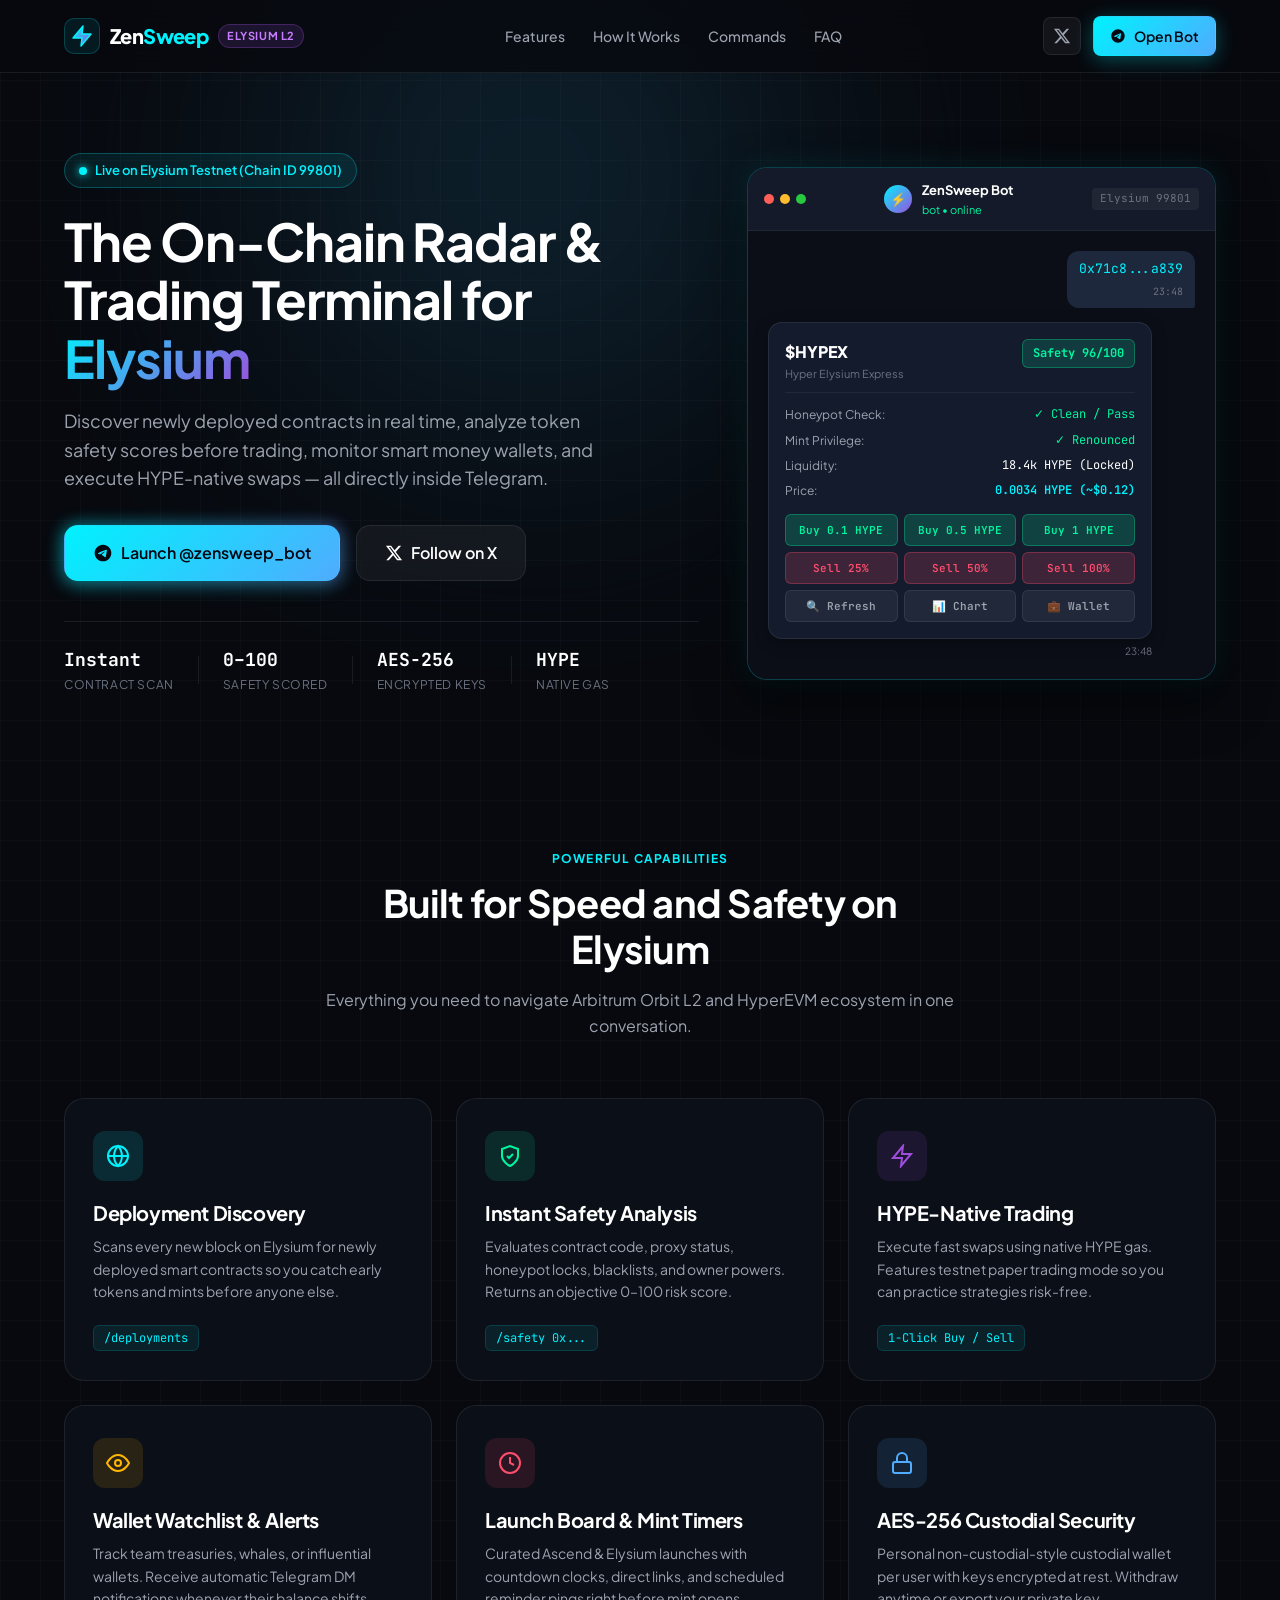
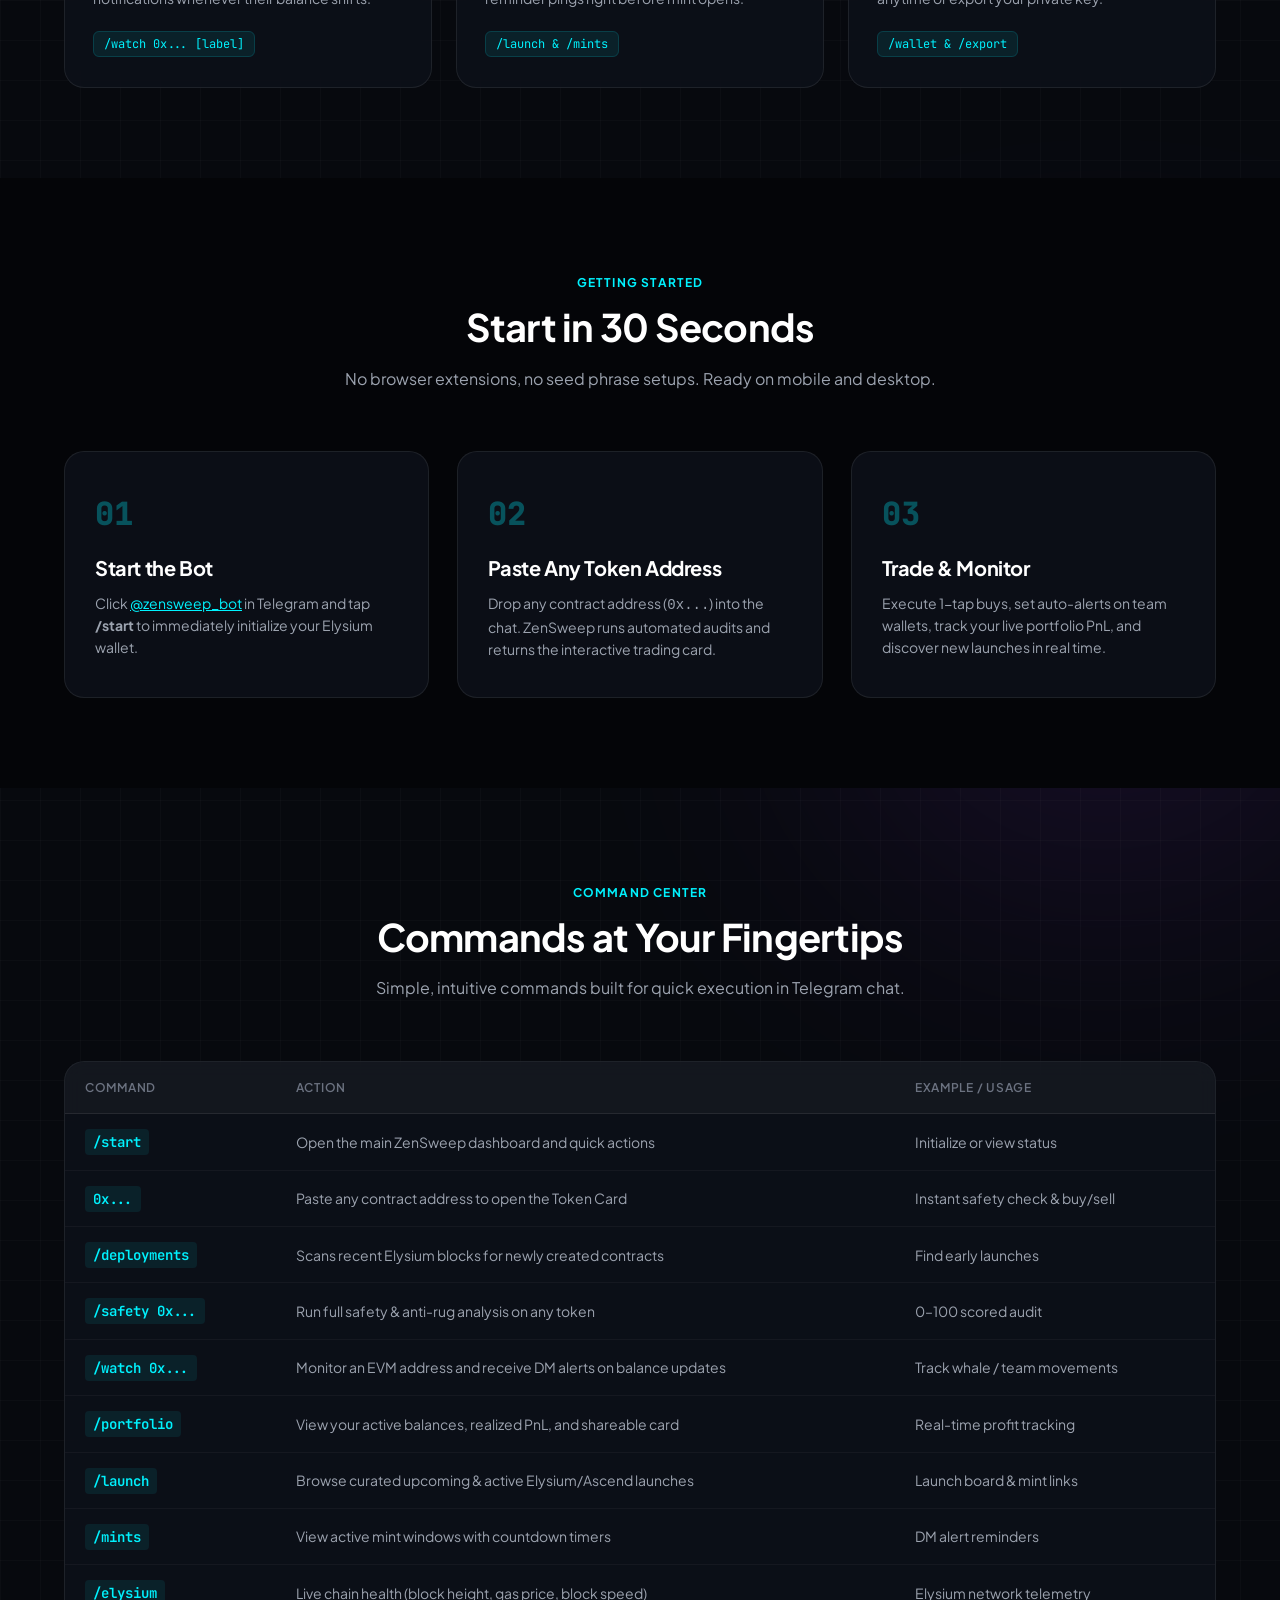
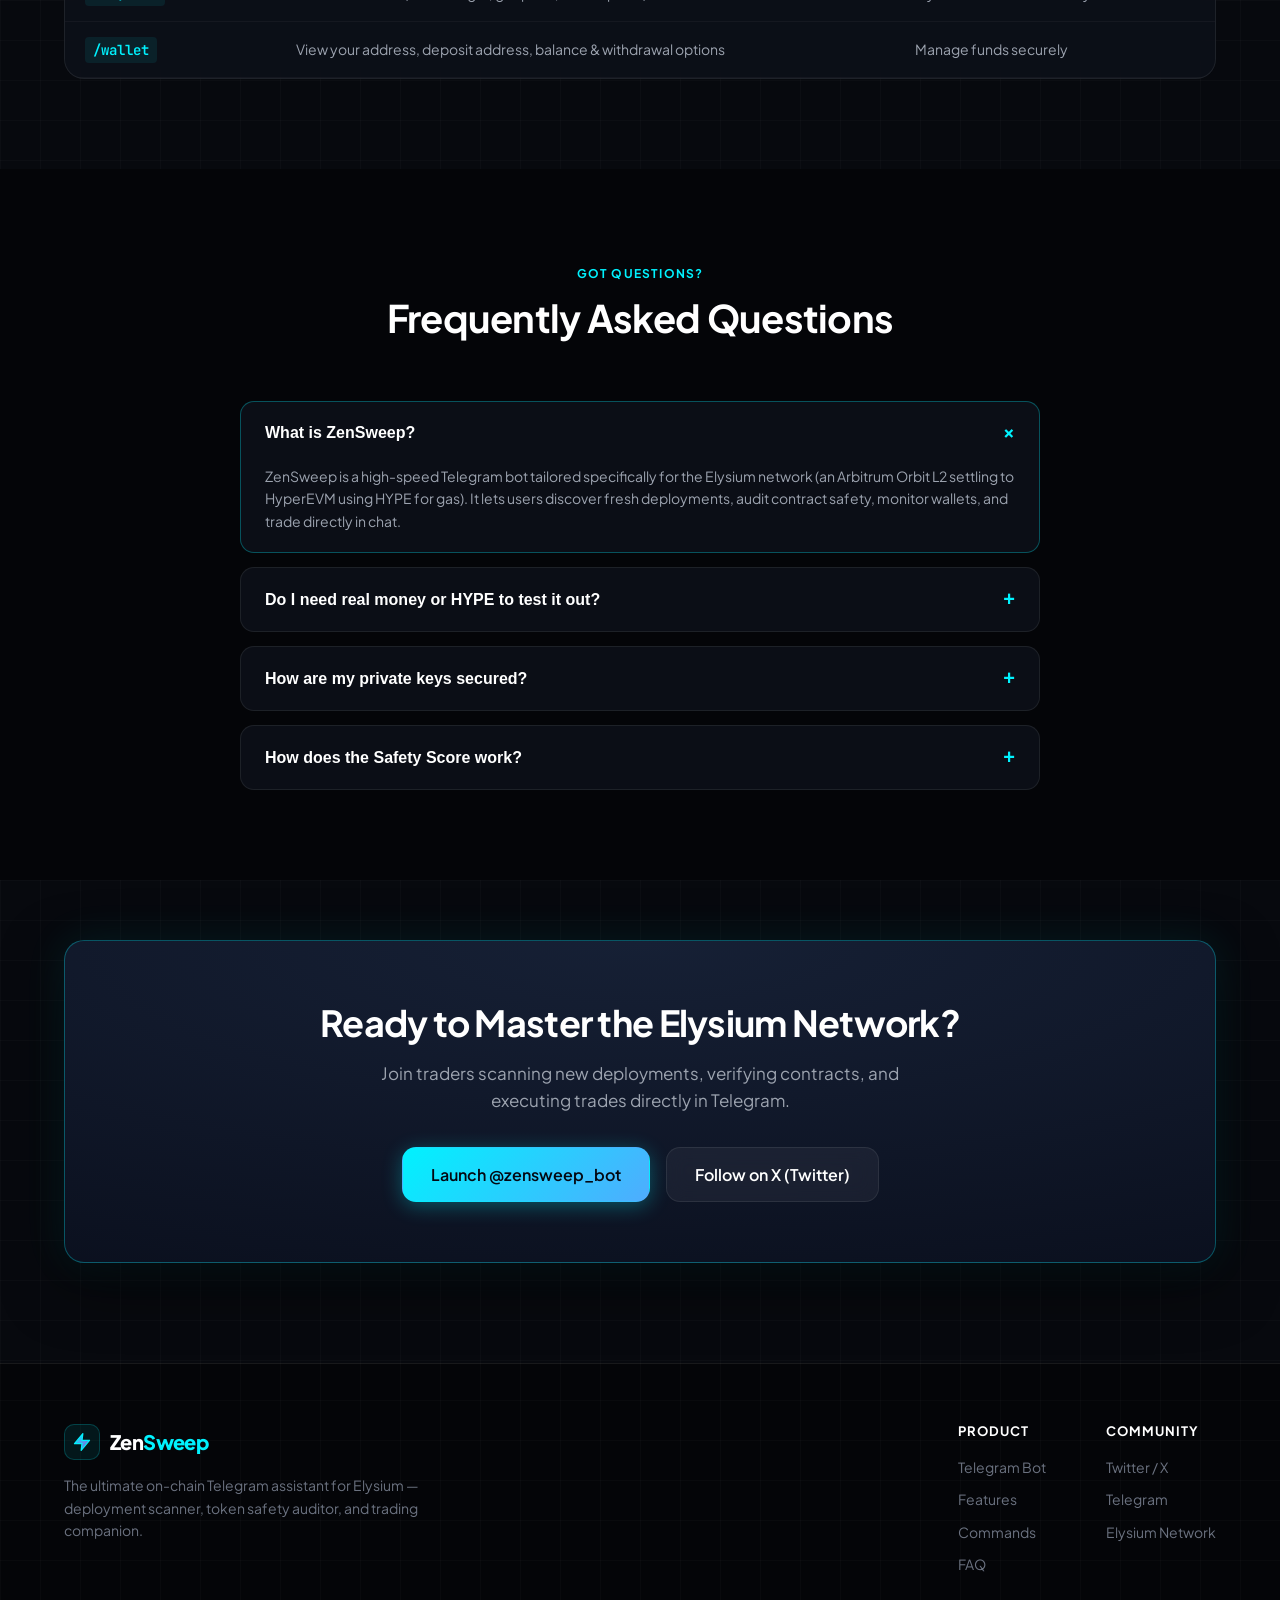
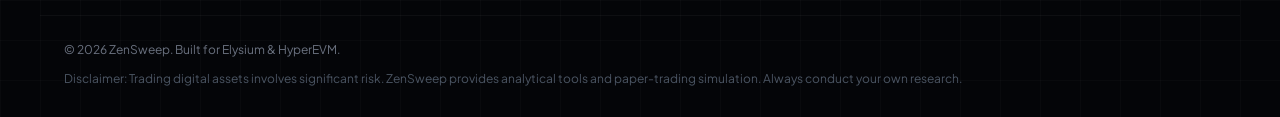
<file: website/index.html>
<!DOCTYPE html>
<html lang="en">
<head>
  <meta charset="UTF-8">
  <meta name="viewport" content="width=device-width, initial-scale=1.0">
  <title>ZenSweep | The Elysium Network Telegram Trading & Discovery Terminal</title>
  <meta name="description" content="ZenSweep is the all-in-one Telegram bot for Elysium — launch tracking, contract deployment discovery, wallet monitoring, safety checks, and HYPE-native trading.">
  
  <!-- Open Graph / Meta -->
  <meta property="og:type" content="website">
  <meta property="og:title" content="ZenSweep | Elysium Telegram Terminal">
  <meta property="og:description" content="Scan deployments, verify token safety, monitor smart money, and trade HYPE natively right inside Telegram.">
  <meta property="og:image" content="https://zensweep.netlify.app/og-preview.png">
  <meta name="twitter:card" content="summary_large_image">
  
  <!-- Fonts -->
  <link rel="preconnect" href="https://fonts.googleapis.com">
  <link rel="preconnect" href="https://fonts.gstatic.com" crossorigin>
  <link href="https://fonts.googleapis.com/css2?family=Plus+Jakarta+Sans:wght@400;500;600;700;800&family=JetBrains+Mono:wght@400;600&display=swap" rel="stylesheet">
  
  <link rel="stylesheet" href="style.css">
</head>
<body>
  <!-- Ambient background glow elements -->
  <div class="glow-orb orb-1"></div>
  <div class="glow-orb orb-2"></div>
  <div class="grid-overlay"></div>

  <!-- Navigation -->
  <header class="navbar">
    <div class="container nav-content">
      <a href="#" class="brand-logo">
        <div class="logo-icon">
          <svg width="24" height="24" viewBox="0 0 24 24" fill="none" xmlns="http://www.w3.org/2000/svg">
            <path d="M13 2L3 14H12L11 22L21 10H12L13 2Z" fill="url(#brand-grad)" stroke="#00F2FE" stroke-width="1.5" stroke-linejoin="round"/>
            <defs>
              <linearGradient id="brand-grad" x1="3" y1="2" x2="21" y2="22" gradientUnits="userSpaceOnUse">
                <stop stop-color="#00F2FE"/>
                <stop offset="1" stop-color="#9d4edd"/>
              </linearGradient>
            </defs>
          </svg>
        </div>
        <span class="brand-text">Zen<span>Sweep</span></span>
        <span class="chain-badge">Elysium L2</span>
      </a>

      <nav class="nav-links">
        <a href="#features">Features</a>
        <a href="#how-it-works">How It Works</a>
        <a href="#commands">Commands</a>
        <a href="#faq">FAQ</a>
      </nav>

      <div class="nav-actions">
        <!-- REPLACE WITH YOUR TWITTER LINK -->
        <a href="https://twitter.com/YOUR_TWITTER_HANDLE" target="_blank" rel="noopener noreferrer" class="social-icon-btn" title="Follow on X (Twitter)">
          <svg width="18" height="18" viewBox="0 0 24 24" fill="currentColor">
            <path d="M18.244 2.25h3.308l-7.227 8.26 8.502 11.24H16.17l-5.214-6.817L4.99 21.75H1.68l7.73-8.835L1.254 2.25H8.08l4.713 6.231zm-1.161 17.52h1.833L7.084 4.126H5.117z"/>
          </svg>
        </a>

        <!-- TELEGRAM BOT LINK -->
        <a href="https://t.me/zensweep_bot" target="_blank" rel="noopener noreferrer" class="btn btn-primary btn-sm">
          <svg width="16" height="16" viewBox="0 0 24 24" fill="currentColor">
            <path d="M12 2C6.48 2 2 6.48 2 12s4.48 10 10 10 10-4.48 10-10S17.52 2 12 2zm4.64 6.8c-.15 1.58-.8 5.42-1.13 7.19-.14.75-.42 1-.68 1.03-.58.05-1.02-.38-1.58-.75-.88-.58-1.38-.94-2.23-1.5-.99-.65-.35-1.01.22-1.59.15-.15 2.71-2.48 2.76-2.69a.2.2 0 00-.05-.18c-.06-.05-.14-.03-.21-.02-.09.02-1.49.95-4.22 2.79-.4.27-.76.41-1.08.4-.36-.01-1.04-.2-1.55-.37-.63-.2-1.12-.31-1.08-.66.02-.18.27-.36.75-.55 2.92-1.27 4.86-2.11 5.83-2.51 2.78-1.16 3.35-1.36 3.73-1.36.08 0 .27.02.39.12.1.08.13.19.14.27-.01.06.01.24 0 .38z"/>
          </svg>
          <span>Open Bot</span>
        </a>
      </div>
    </div>
  </header>

  <!-- Hero Section -->
  <section class="hero-section">
    <div class="container hero-container">
      <div class="hero-text">
        <div class="hero-pill">
          <span class="pulsing-dot"></span>
          <span>Live on Elysium Testnet (Chain ID 99801)</span>
        </div>
        <h1 class="hero-title">
          The On-Chain Radar & Trading Terminal for <span class="highlight">Elysium</span>
        </h1>
        <p class="hero-subtitle">
          Discover newly deployed contracts in real time, analyze token safety scores before trading, monitor smart money wallets, and execute HYPE-native swaps — all directly inside Telegram.
        </p>

        <div class="hero-cta-group">
          <a href="https://t.me/zensweep_bot" target="_blank" rel="noopener noreferrer" class="btn btn-primary btn-lg pulse-glow">
            <svg width="20" height="20" viewBox="0 0 24 24" fill="currentColor">
              <path d="M12 2C6.48 2 2 6.48 2 12s4.48 10 10 10 10-4.48 10-10S17.52 2 12 2zm4.64 6.8c-.15 1.58-.8 5.42-1.13 7.19-.14.75-.42 1-.68 1.03-.58.05-1.02-.38-1.58-.75-.88-.58-1.38-.94-2.23-1.5-.99-.65-.35-1.01.22-1.59.15-.15 2.71-2.48 2.76-2.69a.2.2 0 00-.05-.18c-.06-.05-.14-.03-.21-.02-.09.02-1.49.95-4.22 2.79-.4.27-.76.41-1.08.4-.36-.01-1.04-.2-1.55-.37-.63-.2-1.12-.31-1.08-.66.02-.18.27-.36.75-.55 2.92-1.27 4.86-2.11 5.83-2.51 2.78-1.16 3.35-1.36 3.73-1.36.08 0 .27.02.39.12.1.08.13.19.14.27-.01.06.01.24 0 .38z"/>
            </svg>
            <span>Launch @zensweep_bot</span>
          </a>

          <!-- REPLACE WITH YOUR TWITTER LINK -->
          <a href="https://twitter.com/YOUR_TWITTER_HANDLE" target="_blank" rel="noopener noreferrer" class="btn btn-secondary btn-lg">
            <svg width="18" height="18" viewBox="0 0 24 24" fill="currentColor">
              <path d="M18.244 2.25h3.308l-7.227 8.26 8.502 11.24H16.17l-5.214-6.817L4.99 21.75H1.68l7.73-8.835L1.254 2.25H8.08l4.713 6.231zm-1.161 17.52h1.833L7.084 4.126H5.117z"/>
            </svg>
            <span>Follow on X</span>
          </a>
        </div>

        <!-- Metric Badges -->
        <div class="hero-stats">
          <div class="stat-item">
            <span class="stat-value">Instant</span>
            <span class="stat-label">Contract Scan</span>
          </div>
          <div class="stat-divider"></div>
          <div class="stat-item">
            <span class="stat-value">0–100</span>
            <span class="stat-label">Safety Scored</span>
          </div>
          <div class="stat-divider"></div>
          <div class="stat-item">
            <span class="stat-value">AES-256</span>
            <span class="stat-label">Encrypted Keys</span>
          </div>
          <div class="stat-divider"></div>
          <div class="stat-item">
            <span class="stat-value">HYPE</span>
            <span class="stat-label">Native Gas</span>
          </div>
        </div>
      </div>

      <!-- Telegram Bot Preview Window Mockup -->
      <div class="hero-visual">
        <div class="tg-window">
          <div class="tg-window-header">
            <div class="tg-window-controls">
              <span class="ctrl close"></span>
              <span class="ctrl min"></span>
              <span class="ctrl max"></span>
            </div>
            <div class="tg-window-user">
              <div class="tg-avatar">⚡</div>
              <div class="tg-user-info">
                <span class="tg-user-name">ZenSweep Bot</span>
                <span class="tg-user-status">bot • online</span>
              </div>
            </div>
            <div class="tg-window-badge">Elysium 99801</div>
          </div>

          <div class="tg-chat-body">
            <!-- User Prompt -->
            <div class="tg-msg user-msg">
              <span class="tg-msg-text">0x71c8...a839</span>
              <span class="tg-msg-time">23:48</span>
            </div>

            <!-- Bot Response: Token Card -->
            <div class="tg-msg bot-msg">
              <div class="bot-card">
                <div class="bot-card-header">
                  <div class="token-title">
                    <span class="token-ticker">$HYPEX</span>
                    <span class="token-fullname">Hyper Elysium Express</span>
                  </div>
                  <span class="score-badge score-high">Safety 96/100</span>
                </div>

                <div class="card-details">
                  <div class="detail-row">
                    <span class="lbl">Honeypot Check:</span>
                    <span class="val success">✓ Clean / Pass</span>
                  </div>
                  <div class="detail-row">
                    <span class="lbl">Mint Privilege:</span>
                    <span class="val success">✓ Renounced</span>
                  </div>
                  <div class="detail-row">
                    <span class="lbl">Liquidity:</span>
                    <span class="val">18.4k HYPE (Locked)</span>
                  </div>
                  <div class="detail-row">
                    <span class="lbl">Price:</span>
                    <span class="val highlight-val">0.0034 HYPE (~$0.12)</span>
                  </div>
                </div>

                <!-- Bot Buttons Simulated -->
                <div class="tg-keyboard">
                  <div class="tg-btn-row">
                    <button class="tg-kbd-btn buy">Buy 0.1 HYPE</button>
                    <button class="tg-kbd-btn buy">Buy 0.5 HYPE</button>
                    <button class="tg-kbd-btn buy">Buy 1 HYPE</button>
                  </div>
                  <div class="tg-btn-row">
                    <button class="tg-kbd-btn sell">Sell 25%</button>
                    <button class="tg-kbd-btn sell">Sell 50%</button>
                    <button class="tg-kbd-btn sell">Sell 100%</button>
                  </div>
                  <div class="tg-btn-row">
                    <button class="tg-kbd-btn secondary">🔍 Refresh</button>
                    <button class="tg-kbd-btn secondary">📊 Chart</button>
                    <button class="tg-kbd-btn secondary">💼 Wallet</button>
                  </div>
                </div>
              </div>
              <span class="tg-msg-time">23:48</span>
            </div>
          </div>
        </div>
      </div>
    </div>
  </section>

  <!-- Feature Grid -->
  <section class="section" id="features">
    <div class="container">
      <div class="section-header">
        <span class="section-tag">Powerful Capabilities</span>
        <h2 class="section-title">Built for Speed and Safety on Elysium</h2>
        <p class="section-subtitle">Everything you need to navigate Arbitrum Orbit L2 and HyperEVM ecosystem in one conversation.</p>
      </div>

      <div class="features-grid">
        <!-- Feature 1 -->
        <div class="feature-card">
          <div class="feature-icon-wrapper cyan">
            <svg width="24" height="24" viewBox="0 0 24 24" fill="none" stroke="currentColor" stroke-width="2">
              <circle cx="12" cy="12" r="10"></circle>
              <line x1="2" y1="12" x2="22" y2="12"></line>
              <path d="M12 2a15.3 15.3 0 0 1 4 10 15.3 15.3 0 0 1-4 10 15.3 15.3 0 0 1-4-10 15.3 15.3 0 0 1 4-10z"></path>
            </svg>
          </div>
          <h3>Deployment Discovery</h3>
          <p>Scans every new block on Elysium for newly deployed smart contracts so you catch early tokens and mints before anyone else.</p>
          <div class="card-cmd"><code>/deployments</code></div>
        </div>

        <!-- Feature 2 -->
        <div class="feature-card">
          <div class="feature-icon-wrapper emerald">
            <svg width="24" height="24" viewBox="0 0 24 24" fill="none" stroke="currentColor" stroke-width="2">
              <path d="M12 22s8-4 8-10V5l-8-3-8 3v7c0 6 8 10 8 10z"></path>
              <polyline points="9 12 11 14 15 10"></polyline>
            </svg>
          </div>
          <h3>Instant Safety Analysis</h3>
          <p>Evaluates contract code, proxy status, honeypot locks, blacklists, and owner powers. Returns an objective 0–100 risk score.</p>
          <div class="card-cmd"><code>/safety 0x...</code></div>
        </div>

        <!-- Feature 3 -->
        <div class="feature-card">
          <div class="feature-icon-wrapper purple">
            <svg width="24" height="24" viewBox="0 0 24 24" fill="none" stroke="currentColor" stroke-width="2">
              <polygon points="13 2 3 14 12 14 11 22 21 10 12 10 13 2"></polygon>
            </svg>
          </div>
          <h3>HYPE-Native Trading</h3>
          <p>Execute fast swaps using native HYPE gas. Features testnet paper trading mode so you can practice strategies risk-free.</p>
          <div class="card-cmd"><code>1-Click Buy / Sell</code></div>
        </div>

        <!-- Feature 4 -->
        <div class="feature-card">
          <div class="feature-icon-wrapper gold">
            <svg width="24" height="24" viewBox="0 0 24 24" fill="none" stroke="currentColor" stroke-width="2">
              <path d="M1 12s4-8 11-8 11 8 11 8-4 8-11 8-11-8-11-8z"></path>
              <circle cx="12" cy="12" r="3"></circle>
            </svg>
          </div>
          <h3>Wallet Watchlist & Alerts</h3>
          <p>Track team treasuries, whales, or influential wallets. Receive automatic Telegram DM notifications whenever their balance shifts.</p>
          <div class="card-cmd"><code>/watch 0x... [label]</code></div>
        </div>

        <!-- Feature 5 -->
        <div class="feature-card">
          <div class="feature-icon-wrapper red">
            <svg width="24" height="24" viewBox="0 0 24 24" fill="none" stroke="currentColor" stroke-width="2">
              <circle cx="12" cy="12" r="10"></circle>
              <polyline points="12 6 12 12 16 14"></polyline>
            </svg>
          </div>
          <h3>Launch Board & Mint Timers</h3>
          <p>Curated Ascend & Elysium launches with countdown clocks, direct links, and scheduled reminder pings right before mint opens.</p>
          <div class="card-cmd"><code>/launch & /mints</code></div>
        </div>

        <!-- Feature 6 -->
        <div class="feature-card">
          <div class="feature-icon-wrapper blue">
            <svg width="24" height="24" viewBox="0 0 24 24" fill="none" stroke="currentColor" stroke-width="2">
              <rect x="3" y="11" width="18" height="11" rx="2" ry="2"></rect>
              <path d="M7 11V7a5 5 0 0 1 10 0v4"></path>
            </svg>
          </div>
          <h3>AES-256 Custodial Security</h3>
          <p>Personal non-custodial-style custodial wallet per user with keys encrypted at rest. Withdraw anytime or export your private key.</p>
          <div class="card-cmd"><code>/wallet & /export</code></div>
        </div>
      </div>
    </div>
  </section>

  <!-- How It Works Section -->
  <section class="section bg-darker" id="how-it-works">
    <div class="container">
      <div class="section-header">
        <span class="section-tag">Getting Started</span>
        <h2 class="section-title">Start in 30 Seconds</h2>
        <p class="section-subtitle">No browser extensions, no seed phrase setups. Ready on mobile and desktop.</p>
      </div>

      <div class="steps-wrapper">
        <div class="step-card">
          <div class="step-num">01</div>
          <h4>Start the Bot</h4>
          <p>Click <a href="https://t.me/zensweep_bot" target="_blank" rel="noopener">@zensweep_bot</a> in Telegram and tap <strong>/start</strong> to immediately initialize your Elysium wallet.</p>
        </div>

        <div class="step-card">
          <div class="step-num">02</div>
          <h4>Paste Any Token Address</h4>
          <p>Drop any contract address (<code>0x...</code>) into the chat. ZenSweep runs automated audits and returns the interactive trading card.</p>
        </div>

        <div class="step-card">
          <div class="step-num">03</div>
          <h4>Trade & Monitor</h4>
          <p>Execute 1-tap buys, set auto-alerts on team wallets, track your live portfolio PnL, and discover new launches in real time.</p>
        </div>
      </div>
    </div>
  </section>

  <!-- Interactive Commands Explorer -->
  <section class="section" id="commands">
    <div class="container">
      <div class="section-header">
        <span class="section-tag">Command Center</span>
        <h2 class="section-title">Commands at Your Fingertips</h2>
        <p class="section-subtitle">Simple, intuitive commands built for quick execution in Telegram chat.</p>
      </div>

      <div class="commands-table-wrapper">
        <table class="commands-table">
          <thead>
            <tr>
              <th>Command</th>
              <th>Action</th>
              <th>Example / Usage</th>
            </tr>
          </thead>
          <tbody>
            <tr>
              <td><code>/start</code></td>
              <td>Open the main ZenSweep dashboard and quick actions</td>
              <td>Initialize or view status</td>
            </tr>
            <tr>
              <td><code>0x...</code></td>
              <td>Paste any contract address to open the Token Card</td>
              <td>Instant safety check & buy/sell</td>
            </tr>
            <tr>
              <td><code>/deployments</code></td>
              <td>Scans recent Elysium blocks for newly created contracts</td>
              <td>Find early launches</td>
            </tr>
            <tr>
              <td><code>/safety 0x...</code></td>
              <td>Run full safety & anti-rug analysis on any token</td>
              <td>0–100 scored audit</td>
            </tr>
            <tr>
              <td><code>/watch 0x...</code></td>
              <td>Monitor an EVM address and receive DM alerts on balance updates</td>
              <td>Track whale / team movements</td>
            </tr>
            <tr>
              <td><code>/portfolio</code></td>
              <td>View your active balances, realized PnL, and shareable card</td>
              <td>Real-time profit tracking</td>
            </tr>
            <tr>
              <td><code>/launch</code></td>
              <td>Browse curated upcoming & active Elysium/Ascend launches</td>
              <td>Launch board & mint links</td>
            </tr>
            <tr>
              <td><code>/mints</code></td>
              <td>View active mint windows with countdown timers</td>
              <td>DM alert reminders</td>
            </tr>
            <tr>
              <td><code>/elysium</code></td>
              <td>Live chain health (block height, gas price, block speed)</td>
              <td>Elysium network telemetry</td>
            </tr>
            <tr>
              <td><code>/wallet</code></td>
              <td>View your address, deposit address, balance & withdrawal options</td>
              <td>Manage funds securely</td>
            </tr>
          </tbody>
        </table>
      </div>
    </div>
  </section>

  <!-- FAQ Section -->
  <section class="section bg-darker" id="faq">
    <div class="container">
      <div class="section-header">
        <span class="section-tag">Got Questions?</span>
        <h2 class="section-title">Frequently Asked Questions</h2>
      </div>

      <div class="faq-accordion">
        <div class="faq-item">
          <button class="faq-question">
            <span>What is ZenSweep?</span>
            <span class="faq-icon">+</span>
          </button>
          <div class="faq-answer">
            <p>ZenSweep is a high-speed Telegram bot tailored specifically for the Elysium network (an Arbitrum Orbit L2 settling to HyperEVM using HYPE for gas). It lets users discover fresh deployments, audit contract safety, monitor wallets, and trade directly in chat.</p>
          </div>
        </div>

        <div class="faq-item">
          <button class="faq-question">
            <span>Do I need real money or HYPE to test it out?</span>
            <span class="faq-icon">+</span>
          </button>
          <div class="faq-answer">
            <p>No! On Elysium Testnet, ZenSweep features built-in synthetic paper trading. You can execute buys and sells, test trading strategies, and track your portfolio without risking real funds. You can also claim free testnet HYPE from the faucet.</p>
          </div>
        </div>

        <div class="faq-item">
          <button class="faq-question">
            <span>How are my private keys secured?</span>
            <span class="faq-icon">+</span>
          </button>
          <div class="faq-answer">
            <p>Your wallet keys are encrypted at rest using military-grade AES-256-GCM encryption. Keys are never exposed through Telegram except via your own explicit /export command. You have 100% control to withdraw funds or export your keys at any time.</p>
          </div>
        </div>

        <div class="faq-item">
          <button class="faq-question">
            <span>How does the Safety Score work?</span>
            <span class="faq-icon">+</span>
          </button>
          <div class="faq-answer">
            <p>ZenSweep inspects the bytecode and ABI of the target contract. It checks for known honeypot traps, blacklist functions, unrenounced mint privileges, proxy delegate calls, and liquidity locks, yielding an objective score from 0 to 100.</p>
          </div>
        </div>
      </div>
    </div>
  </section>

  <!-- Call To Action Banner -->
  <section class="cta-banner-section">
    <div class="container">
      <div class="cta-banner">
        <h2>Ready to Master the Elysium Network?</h2>
        <p>Join traders scanning new deployments, verifying contracts, and executing trades directly in Telegram.</p>
        <div class="cta-banner-btns">
          <a href="https://t.me/zensweep_bot" target="_blank" rel="noopener noreferrer" class="btn btn-primary btn-lg pulse-glow">
            <span>Launch @zensweep_bot</span>
          </a>
          <!-- REPLACE WITH YOUR TWITTER LINK -->
          <a href="https://twitter.com/YOUR_TWITTER_HANDLE" target="_blank" rel="noopener noreferrer" class="btn btn-secondary btn-lg">
            <span>Follow on X (Twitter)</span>
          </a>
        </div>
      </div>
    </div>
  </section>

  <!-- Footer -->
  <footer class="footer">
    <div class="container footer-content">
      <div class="footer-left">
        <div class="brand-logo">
          <div class="logo-icon">
            <svg width="20" height="20" viewBox="0 0 24 24" fill="none">
              <path d="M13 2L3 14H12L11 22L21 10H12L13 2Z" fill="url(#brand-grad-footer)" stroke="#00F2FE" stroke-width="1.5" stroke-linejoin="round"/>
              <defs>
                <linearGradient id="brand-grad-footer" x1="3" y1="2" x2="21" y2="22" gradientUnits="userSpaceOnUse">
                  <stop stop-color="#00F2FE"/>
                  <stop offset="1" stop-color="#9d4edd"/>
                </linearGradient>
              </defs>
            </svg>
          </div>
          <span class="brand-text">Zen<span>Sweep</span></span>
        </div>
        <p class="footer-desc">
          The ultimate on-chain Telegram assistant for Elysium — deployment scanner, token safety auditor, and trading companion.
        </p>
      </div>

      <div class="footer-links-group">
        <div class="footer-col">
          <h5>Product</h5>
          <a href="https://t.me/zensweep_bot" target="_blank" rel="noopener">Telegram Bot</a>
          <a href="#features">Features</a>
          <a href="#commands">Commands</a>
          <a href="#faq">FAQ</a>
        </div>

        <div class="footer-col">
          <h5>Community</h5>
          <!-- REPLACE WITH YOUR TWITTER LINK -->
          <a href="https://twitter.com/YOUR_TWITTER_HANDLE" target="_blank" rel="noopener">Twitter / X</a>
          <a href="https://t.me/zensweep_bot" target="_blank" rel="noopener">Telegram</a>
          <a href="https://elysium.kinetiq.xyz" target="_blank" rel="noopener">Elysium Network</a>
        </div>
      </div>
    </div>

    <div class="container footer-bottom">
      <p>&copy; 2026 ZenSweep. Built for Elysium & HyperEVM.</p>
      <p class="disclaimer">Disclaimer: Trading digital assets involves significant risk. ZenSweep provides analytical tools and paper-trading simulation. Always conduct your own research.</p>
    </div>
  </footer>

  <script src="script.js"></script>
</body>
</html>
</file>
<file: website/style.css>
/* ==========================================================================
   ZenSweep Landing Page Styles
   Theme: High-tech Web3 / Dark Cyberpunk / Elysium HYPE Aesthetic
   ========================================================================== */

:root {
  --bg-main: #07090e;
  --bg-card: rgba(14, 18, 27, 0.75);
  --bg-card-hover: rgba(22, 28, 42, 0.85);
  --bg-darker: #040508;
  --border-subtle: rgba(255, 255, 255, 0.08);
  --border-glow: rgba(0, 242, 254, 0.25);
  
  --primary: #00F2FE;
  --primary-glow: rgba(0, 242, 254, 0.4);
  --secondary: #9d4edd;
  --accent-green: #00F5A0;
  --accent-gold: #FFB703;
  --accent-red: #FF4D6D;
  
  --text-main: #F3F4F6;
  --text-muted: #9CA3AF;
  --text-dim: #6B7280;
  
  --font-main: 'Plus Jakarta Sans', -apple-system, BlinkMacSystemFont, sans-serif;
  --font-mono: 'JetBrains Mono', monospace;
  
  --radius-sm: 8px;
  --radius-md: 14px;
  --radius-lg: 20px;
  --radius-full: 9999px;
  
  --transition: all 0.25s cubic-bezier(0.16, 1, 0.3, 1);
}

/* Reset & Base */
* {
  margin: 0;
  padding: 0;
  box-sizing: border-box;
}

html {
  scroll-behavior: smooth;
  font-family: var(--font-main);
  background-color: var(--bg-main);
  color: var(--text-main);
  line-height: 1.6;
  -webkit-font-smoothing: antialiased;
}

body {
  position: relative;
  overflow-x: hidden;
  min-height: 100vh;
}

/* Background Gradients & Glows */
.glow-orb {
  position: absolute;
  width: 550px;
  height: 550px;
  border-radius: 50%;
  filter: blur(140px);
  pointer-events: none;
  z-index: 0;
  opacity: 0.18;
}

.orb-1 {
  top: -100px;
  left: 20%;
  background: radial-gradient(circle, #00F2FE 0%, #4facfe 50%, transparent 70%);
}

.orb-2 {
  top: 40%;
  right: -100px;
  background: radial-gradient(circle, #9d4edd 0%, #7928ca 50%, transparent 70%);
}

.grid-overlay {
  position: absolute;
  inset: 0;
  background-size: 40px 40px;
  background-image: 
    linear-gradient(to right, rgba(255, 255, 255, 0.02) 1px, transparent 1px),
    linear-gradient(to bottom, rgba(255, 255, 255, 0.02) 1px, transparent 1px);
  pointer-events: none;
  z-index: 0;
}

/* Layout */
.container {
  width: 100%;
  max-width: 1200px;
  margin: 0 auto;
  padding: 0 24px;
  position: relative;
  z-index: 1;
}

/* Typography */
h1, h2, h3, h4, h5 {
  font-weight: 700;
  color: #fff;
  letter-spacing: -0.02em;
  line-height: 1.2;
}

a {
  color: inherit;
  text-decoration: none;
  transition: var(--transition);
}

/* Buttons */
.btn {
  display: inline-flex;
  align-items: center;
  justify-content: center;
  gap: 8px;
  font-weight: 600;
  font-size: 15px;
  padding: 12px 24px;
  border-radius: var(--radius-md);
  cursor: pointer;
  transition: var(--transition);
  border: 1px solid transparent;
}

.btn-primary {
  background: linear-gradient(135deg, #00F2FE 0%, #4facfe 100%);
  color: #040812;
  box-shadow: 0 4px 20px rgba(0, 242, 254, 0.3);
}

.btn-primary:hover {
  transform: translateY(-2px);
  box-shadow: 0 6px 28px rgba(0, 242, 254, 0.5);
  filter: brightness(1.08);
}

.btn-secondary {
  background: rgba(255, 255, 255, 0.05);
  color: #fff;
  border: 1px solid var(--border-subtle);
  backdrop-filter: blur(10px);
}

.btn-secondary:hover {
  background: rgba(255, 255, 255, 0.1);
  border-color: rgba(255, 255, 255, 0.2);
  transform: translateY(-2px);
}

.btn-sm {
  padding: 8px 16px;
  font-size: 14px;
  border-radius: var(--radius-sm);
}

.btn-lg {
  padding: 14px 28px;
  font-size: 16px;
  border-radius: var(--radius-md);
}

.pulse-glow {
  position: relative;
}

.pulse-glow::after {
  content: '';
  position: absolute;
  inset: -3px;
  border-radius: inherit;
  background: linear-gradient(135deg, #00F2FE, #9d4edd);
  z-index: -1;
  opacity: 0.35;
  filter: blur(8px);
  transition: var(--transition);
}

.pulse-glow:hover::after {
  opacity: 0.7;
  filter: blur(12px);
}

/* Navbar */
.navbar {
  position: sticky;
  top: 0;
  z-index: 100;
  background: rgba(7, 9, 14, 0.75);
  backdrop-filter: blur(16px);
  border-bottom: 1px solid var(--border-subtle);
  padding: 16px 0;
}

.nav-content {
  display: flex;
  align-items: center;
  justify-content: space-between;
}

.brand-logo {
  display: flex;
  align-items: center;
  gap: 10px;
}

.logo-icon {
  width: 36px;
  height: 36px;
  border-radius: 10px;
  background: rgba(0, 242, 254, 0.08);
  border: 1px solid rgba(0, 242, 254, 0.2);
  display: flex;
  align-items: center;
  justify-content: center;
}

.brand-text {
  font-size: 20px;
  font-weight: 800;
  letter-spacing: -0.03em;
  color: #fff;
}

.brand-text span {
  color: var(--primary);
}

.chain-badge {
  font-size: 11px;
  font-weight: 700;
  text-transform: uppercase;
  letter-spacing: 0.05em;
  background: rgba(157, 78, 221, 0.15);
  color: #c77dff;
  border: 1px solid rgba(157, 78, 221, 0.3);
  padding: 2px 8px;
  border-radius: var(--radius-full);
}

.nav-links {
  display: flex;
  gap: 28px;
}

.nav-links a {
  font-size: 14px;
  font-weight: 500;
  color: var(--text-muted);
}

.nav-links a:hover {
  color: var(--primary);
}

.nav-actions {
  display: flex;
  align-items: center;
  gap: 12px;
}

.social-icon-btn {
  width: 38px;
  height: 38px;
  border-radius: var(--radius-sm);
  background: rgba(255, 255, 255, 0.05);
  border: 1px solid var(--border-subtle);
  display: flex;
  align-items: center;
  justify-content: center;
  color: var(--text-muted);
}

.social-icon-btn:hover {
  color: #fff;
  background: rgba(255, 255, 255, 0.1);
  border-color: rgba(255, 255, 255, 0.2);
}

/* Hero Section */
.hero-section {
  padding: 80px 0 60px;
}

.hero-container {
  display: grid;
  grid-template-columns: 1.15fr 0.85fr;
  gap: 48px;
  align-items: center;
}

.hero-pill {
  display: inline-flex;
  align-items: center;
  gap: 8px;
  padding: 6px 14px;
  background: rgba(0, 242, 254, 0.08);
  border: 1px solid rgba(0, 242, 254, 0.25);
  border-radius: var(--radius-full);
  font-size: 13px;
  font-weight: 600;
  color: var(--primary);
  margin-bottom: 24px;
}

.pulsing-dot {
  width: 8px;
  height: 8px;
  background-color: var(--primary);
  border-radius: 50%;
  box-shadow: 0 0 8px var(--primary);
  animation: pulse 1.8s infinite;
}

@keyframes pulse {
  0% { transform: scale(0.95); opacity: 0.8; }
  50% { transform: scale(1.3); opacity: 1; }
  100% { transform: scale(0.95); opacity: 0.8; }
}

.hero-title {
  font-size: 52px;
  line-height: 1.12;
  margin-bottom: 20px;
}

.hero-title .highlight {
  background: linear-gradient(135deg, #00F2FE 0%, #9d4edd 100%);
  -webkit-background-clip: text;
  -webkit-text-fill-color: transparent;
}

.hero-subtitle {
  font-size: 18px;
  color: var(--text-muted);
  line-height: 1.6;
  margin-bottom: 32px;
  max-width: 540px;
}

.hero-cta-group {
  display: flex;
  gap: 16px;
  margin-bottom: 40px;
  flex-wrap: wrap;
}

.hero-stats {
  display: flex;
  align-items: center;
  gap: 24px;
  padding-top: 24px;
  border-top: 1px solid var(--border-subtle);
}

.stat-item {
  display: flex;
  flex-direction: column;
}

.stat-value {
  font-size: 18px;
  font-weight: 700;
  color: #fff;
  font-family: var(--font-mono);
}

.stat-label {
  font-size: 12px;
  color: var(--text-dim);
  text-transform: uppercase;
  letter-spacing: 0.05em;
}

.stat-divider {
  width: 1px;
  height: 28px;
  background-color: var(--border-subtle);
}

/* Telegram Bot Simulation Window */
.tg-window {
  background: #0E131E;
  border: 1px solid rgba(0, 242, 254, 0.2);
  border-radius: var(--radius-lg);
  box-shadow: 0 20px 50px rgba(0, 0, 0, 0.6), 0 0 30px rgba(0, 242, 254, 0.1);
  overflow: hidden;
  position: relative;
}

.tg-window-header {
  background: #141A29;
  padding: 12px 16px;
  display: flex;
  align-items: center;
  justify-content: space-between;
  border-bottom: 1px solid rgba(255, 255, 255, 0.06);
}

.tg-window-controls {
  display: flex;
  gap: 6px;
}

.ctrl {
  width: 10px;
  height: 10px;
  border-radius: 50%;
}

.ctrl.close { background: #ff5f56; }
.ctrl.min { background: #ffbd2e; }
.ctrl.max { background: #27c93f; }

.tg-window-user {
  display: flex;
  align-items: center;
  gap: 10px;
}

.tg-avatar {
  width: 28px;
  height: 28px;
  border-radius: 50%;
  background: linear-gradient(135deg, #00F2FE, #9d4edd);
  display: flex;
  align-items: center;
  justify-content: center;
  font-size: 13px;
  color: #000;
}

.tg-user-info {
  display: flex;
  flex-direction: column;
}

.tg-user-name {
  font-size: 13px;
  font-weight: 700;
  color: #fff;
}

.tg-user-status {
  font-size: 11px;
  color: var(--accent-green);
}

.tg-window-badge {
  font-size: 11px;
  font-family: var(--font-mono);
  background: rgba(255, 255, 255, 0.05);
  padding: 2px 8px;
  border-radius: 4px;
  color: var(--text-dim);
}

.tg-chat-body {
  padding: 20px;
  display: flex;
  flex-direction: column;
  gap: 14px;
  background: #0B0E17;
}

.tg-msg {
  display: flex;
  flex-direction: column;
  max-width: 90%;
  position: relative;
}

.tg-msg.user-msg {
  align-self: flex-end;
  background: #1E283D;
  border-radius: 12px 12px 2px 12px;
  padding: 8px 12px;
  font-family: var(--font-mono);
  font-size: 13px;
  color: var(--primary);
}

.tg-msg.bot-msg {
  align-self: flex-start;
  width: 100%;
}

.bot-card {
  background: #141B2D;
  border: 1px solid rgba(255, 255, 255, 0.08);
  border-radius: 14px;
  padding: 16px;
  box-shadow: 0 4px 15px rgba(0, 0, 0, 0.3);
}

.bot-card-header {
  display: flex;
  justify-content: space-between;
  align-items: flex-start;
  margin-bottom: 12px;
  padding-bottom: 10px;
  border-bottom: 1px solid rgba(255, 255, 255, 0.06);
}

.token-title {
  display: flex;
  flex-direction: column;
}

.token-ticker {
  font-size: 16px;
  font-weight: 800;
  color: #fff;
}

.token-fullname {
  font-size: 11px;
  color: var(--text-dim);
}

.score-badge {
  font-size: 12px;
  font-weight: 700;
  padding: 4px 10px;
  border-radius: 6px;
  font-family: var(--font-mono);
}

.score-high {
  background: rgba(0, 245, 160, 0.15);
  color: var(--accent-green);
  border: 1px solid rgba(0, 245, 160, 0.3);
}

.card-details {
  display: flex;
  flex-direction: column;
  gap: 6px;
  font-size: 12px;
  margin-bottom: 14px;
}

.detail-row {
  display: flex;
  justify-content: space-between;
}

.detail-row .lbl {
  color: var(--text-muted);
}

.detail-row .val {
  font-family: var(--font-mono);
  color: #fff;
}

.detail-row .val.success {
  color: var(--accent-green);
}

.detail-row .val.highlight-val {
  color: var(--primary);
  font-weight: 600;
}

.tg-keyboard {
  display: flex;
  flex-direction: column;
  gap: 6px;
}

.tg-btn-row {
  display: grid;
  grid-template-columns: repeat(3, 1fr);
  gap: 6px;
}

.tg-kbd-btn {
  padding: 8px 4px;
  font-size: 11px;
  font-weight: 600;
  border-radius: 6px;
  border: none;
  cursor: pointer;
  transition: var(--transition);
  font-family: var(--font-mono);
}

.tg-kbd-btn.buy {
  background: rgba(0, 245, 160, 0.18);
  color: var(--accent-green);
  border: 1px solid rgba(0, 245, 160, 0.3);
}

.tg-kbd-btn.buy:hover {
  background: rgba(0, 245, 160, 0.3);
}

.tg-kbd-btn.sell {
  background: rgba(255, 77, 109, 0.18);
  color: var(--accent-red);
  border: 1px solid rgba(255, 77, 109, 0.3);
}

.tg-kbd-btn.sell:hover {
  background: rgba(255, 77, 109, 0.3);
}

.tg-kbd-btn.secondary {
  background: rgba(255, 255, 255, 0.06);
  color: var(--text-muted);
  border: 1px solid rgba(255, 255, 255, 0.08);
}

.tg-kbd-btn.secondary:hover {
  background: rgba(255, 255, 255, 0.12);
  color: #fff;
}

.tg-msg-time {
  font-size: 10px;
  color: var(--text-dim);
  align-self: flex-end;
  margin-top: 4px;
}

/* Sections Common */
.section {
  padding: 90px 0;
  position: relative;
}

.bg-darker {
  background-color: var(--bg-darker);
}

.section-header {
  text-align: center;
  max-width: 640px;
  margin: 0 auto 60px;
}

.section-tag {
  display: inline-block;
  font-size: 12px;
  font-weight: 700;
  text-transform: uppercase;
  letter-spacing: 0.1em;
  color: var(--primary);
  margin-bottom: 12px;
}

.section-title {
  font-size: 38px;
  margin-bottom: 16px;
}

.section-subtitle {
  font-size: 16px;
  color: var(--text-muted);
}

/* Features Grid */
.features-grid {
  display: grid;
  grid-template-columns: repeat(auto-fit, minmax(320px, 1fr));
  gap: 24px;
}

.feature-card {
  background: var(--bg-card);
  border: 1px solid var(--border-subtle);
  border-radius: var(--radius-lg);
  padding: 32px 28px;
  backdrop-filter: blur(10px);
  transition: var(--transition);
  display: flex;
  flex-direction: column;
}

.feature-card:hover {
  background: var(--bg-card-hover);
  border-color: var(--border-glow);
  transform: translateY(-4px);
  box-shadow: 0 12px 30px rgba(0, 0, 0, 0.35);
}

.feature-icon-wrapper {
  width: 50px;
  height: 50px;
  border-radius: 12px;
  display: flex;
  align-items: center;
  justify-content: center;
  margin-bottom: 20px;
}

.feature-icon-wrapper.cyan {
  background: rgba(0, 242, 254, 0.12);
  color: var(--primary);
}

.feature-icon-wrapper.emerald {
  background: rgba(0, 245, 160, 0.12);
  color: var(--accent-green);
}

.feature-icon-wrapper.purple {
  background: rgba(157, 78, 221, 0.12);
  color: var(--secondary);
}

.feature-icon-wrapper.gold {
  background: rgba(255, 183, 3, 0.12);
  color: var(--accent-gold);
}

.feature-icon-wrapper.red {
  background: rgba(255, 77, 109, 0.12);
  color: var(--accent-red);
}

.feature-icon-wrapper.blue {
  background: rgba(79, 172, 254, 0.12);
  color: #4facfe;
}

.feature-card h3 {
  font-size: 20px;
  margin-bottom: 10px;
}

.feature-card p {
  color: var(--text-muted);
  font-size: 14px;
  line-height: 1.6;
  margin-bottom: 20px;
  flex-grow: 1;
}

.card-cmd code {
  font-family: var(--font-mono);
  font-size: 12px;
  color: var(--primary);
  background: rgba(0, 242, 254, 0.08);
  padding: 4px 10px;
  border-radius: 6px;
  border: 1px solid rgba(0, 242, 254, 0.15);
}

/* Steps (How it works) */
.steps-wrapper {
  display: grid;
  grid-template-columns: repeat(auto-fit, minmax(280px, 1fr));
  gap: 28px;
}

.step-card {
  background: var(--bg-card);
  border: 1px solid var(--border-subtle);
  border-radius: var(--radius-lg);
  padding: 36px 30px;
  position: relative;
  transition: var(--transition);
}

.step-card:hover {
  border-color: rgba(0, 242, 254, 0.3);
  transform: translateY(-3px);
}

.step-num {
  font-family: var(--font-mono);
  font-size: 32px;
  font-weight: 800;
  color: rgba(0, 242, 254, 0.3);
  margin-bottom: 16px;
}

.step-card h4 {
  font-size: 20px;
  margin-bottom: 12px;
}

.step-card p {
  color: var(--text-muted);
  font-size: 14px;
  line-height: 1.6;
}

.step-card p a {
  color: var(--primary);
  text-decoration: underline;
}

/* Commands Table */
.commands-table-wrapper {
  background: var(--bg-card);
  border: 1px solid var(--border-subtle);
  border-radius: var(--radius-lg);
  overflow-x: auto;
  backdrop-filter: blur(10px);
}

.commands-table {
  width: 100%;
  border-collapse: collapse;
  text-align: left;
  font-size: 14px;
}

.commands-table th {
  background: rgba(255, 255, 255, 0.03);
  padding: 16px 20px;
  color: var(--text-dim);
  text-transform: uppercase;
  font-size: 12px;
  letter-spacing: 0.06em;
  font-weight: 600;
  border-bottom: 1px solid var(--border-subtle);
}

.commands-table td {
  padding: 16px 20px;
  border-bottom: 1px solid rgba(255, 255, 255, 0.04);
  color: var(--text-muted);
}

.commands-table tr:hover td {
  background: rgba(255, 255, 255, 0.02);
}

.commands-table code {
  font-family: var(--font-mono);
  color: var(--primary);
  background: rgba(0, 242, 254, 0.08);
  padding: 4px 8px;
  border-radius: 4px;
  font-weight: 600;
}

/* FAQ Accordion */
.faq-accordion {
  max-width: 800px;
  margin: 0 auto;
  display: flex;
  flex-direction: column;
  gap: 14px;
}

.faq-item {
  background: var(--bg-card);
  border: 1px solid var(--border-subtle);
  border-radius: var(--radius-md);
  overflow: hidden;
  transition: var(--transition);
}

.faq-item.active {
  border-color: rgba(0, 242, 254, 0.3);
}

.faq-question {
  width: 100%;
  padding: 20px 24px;
  display: flex;
  justify-content: space-between;
  align-items: center;
  background: none;
  border: none;
  color: #fff;
  font-size: 16px;
  font-weight: 600;
  text-align: left;
  cursor: pointer;
}

.faq-icon {
  font-size: 20px;
  color: var(--primary);
  transition: transform 0.25s ease;
}

.faq-item.active .faq-icon {
  transform: rotate(45deg);
}

.faq-answer {
  max-height: 0;
  overflow: hidden;
  transition: max-height 0.3s ease-out, padding 0.3s ease;
  padding: 0 24px;
  color: var(--text-muted);
  font-size: 14px;
  line-height: 1.6;
}

.faq-item.active .faq-answer {
  max-height: 200px;
  padding-bottom: 20px;
}

/* CTA Banner */
.cta-banner-section {
  padding: 60px 0 100px;
}

.cta-banner {
  background: radial-gradient(120% 120% at 50% 0%, #162035 0%, #0A0F1D 100%);
  border: 1px solid rgba(0, 242, 254, 0.3);
  border-radius: var(--radius-lg);
  padding: 60px 40px;
  text-align: center;
  position: relative;
  overflow: hidden;
  box-shadow: 0 20px 60px rgba(0, 0, 0, 0.5), 0 0 40px rgba(0, 242, 254, 0.1);
}

.cta-banner h2 {
  font-size: 36px;
  margin-bottom: 16px;
}

.cta-banner p {
  color: var(--text-muted);
  font-size: 17px;
  max-width: 600px;
  margin: 0 auto 32px;
}

.cta-banner-btns {
  display: flex;
  justify-content: center;
  gap: 16px;
  flex-wrap: wrap;
}

/* Footer */
.footer {
  border-top: 1px solid var(--border-subtle);
  background: #040508;
  padding: 60px 0 30px;
}

.footer-content {
  display: flex;
  justify-content: space-between;
  align-items: flex-start;
  flex-wrap: wrap;
  gap: 40px;
  margin-bottom: 40px;
}

.footer-left {
  max-width: 360px;
}

.footer-desc {
  color: var(--text-dim);
  font-size: 14px;
  margin-top: 14px;
  line-height: 1.6;
}

.footer-links-group {
  display: flex;
  gap: 60px;
}

.footer-col {
  display: flex;
  flex-direction: column;
  gap: 10px;
}

.footer-col h5 {
  font-size: 13px;
  text-transform: uppercase;
  letter-spacing: 0.08em;
  color: #fff;
  margin-bottom: 6px;
}

.footer-col a {
  color: var(--text-dim);
  font-size: 14px;
}

.footer-col a:hover {
  color: var(--primary);
}

.footer-bottom {
  border-top: 1px solid rgba(255, 255, 255, 0.04);
  padding-top: 24px;
  display: flex;
  flex-direction: column;
  gap: 10px;
  color: var(--text-dim);
  font-size: 12px;
}

.disclaimer {
  color: #4B5563;
  line-height: 1.5;
}

/* Responsive adjustments */
@media (max-width: 992px) {
  .hero-container {
    grid-template-columns: 1fr;
    text-align: center;
  }
  
  .hero-subtitle {
    margin: 0 auto 32px;
  }
  
  .hero-cta-group {
    justify-content: center;
  }
  
  .hero-stats {
    justify-content: center;
  }
  
  .nav-links {
    display: none;
  }
}

@media (max-width: 600px) {
  .hero-title {
    font-size: 34px;
  }
  
  .hero-stats {
    flex-wrap: wrap;
    gap: 14px;
  }
  
  .stat-divider {
    display: none;
  }
  
  .section-title {
    font-size: 28px;
  }
  
  .commands-table-wrapper {
    border-radius: var(--radius-sm);
  }
  
  .footer-content {
    flex-direction: column;
  }
}
</file>
